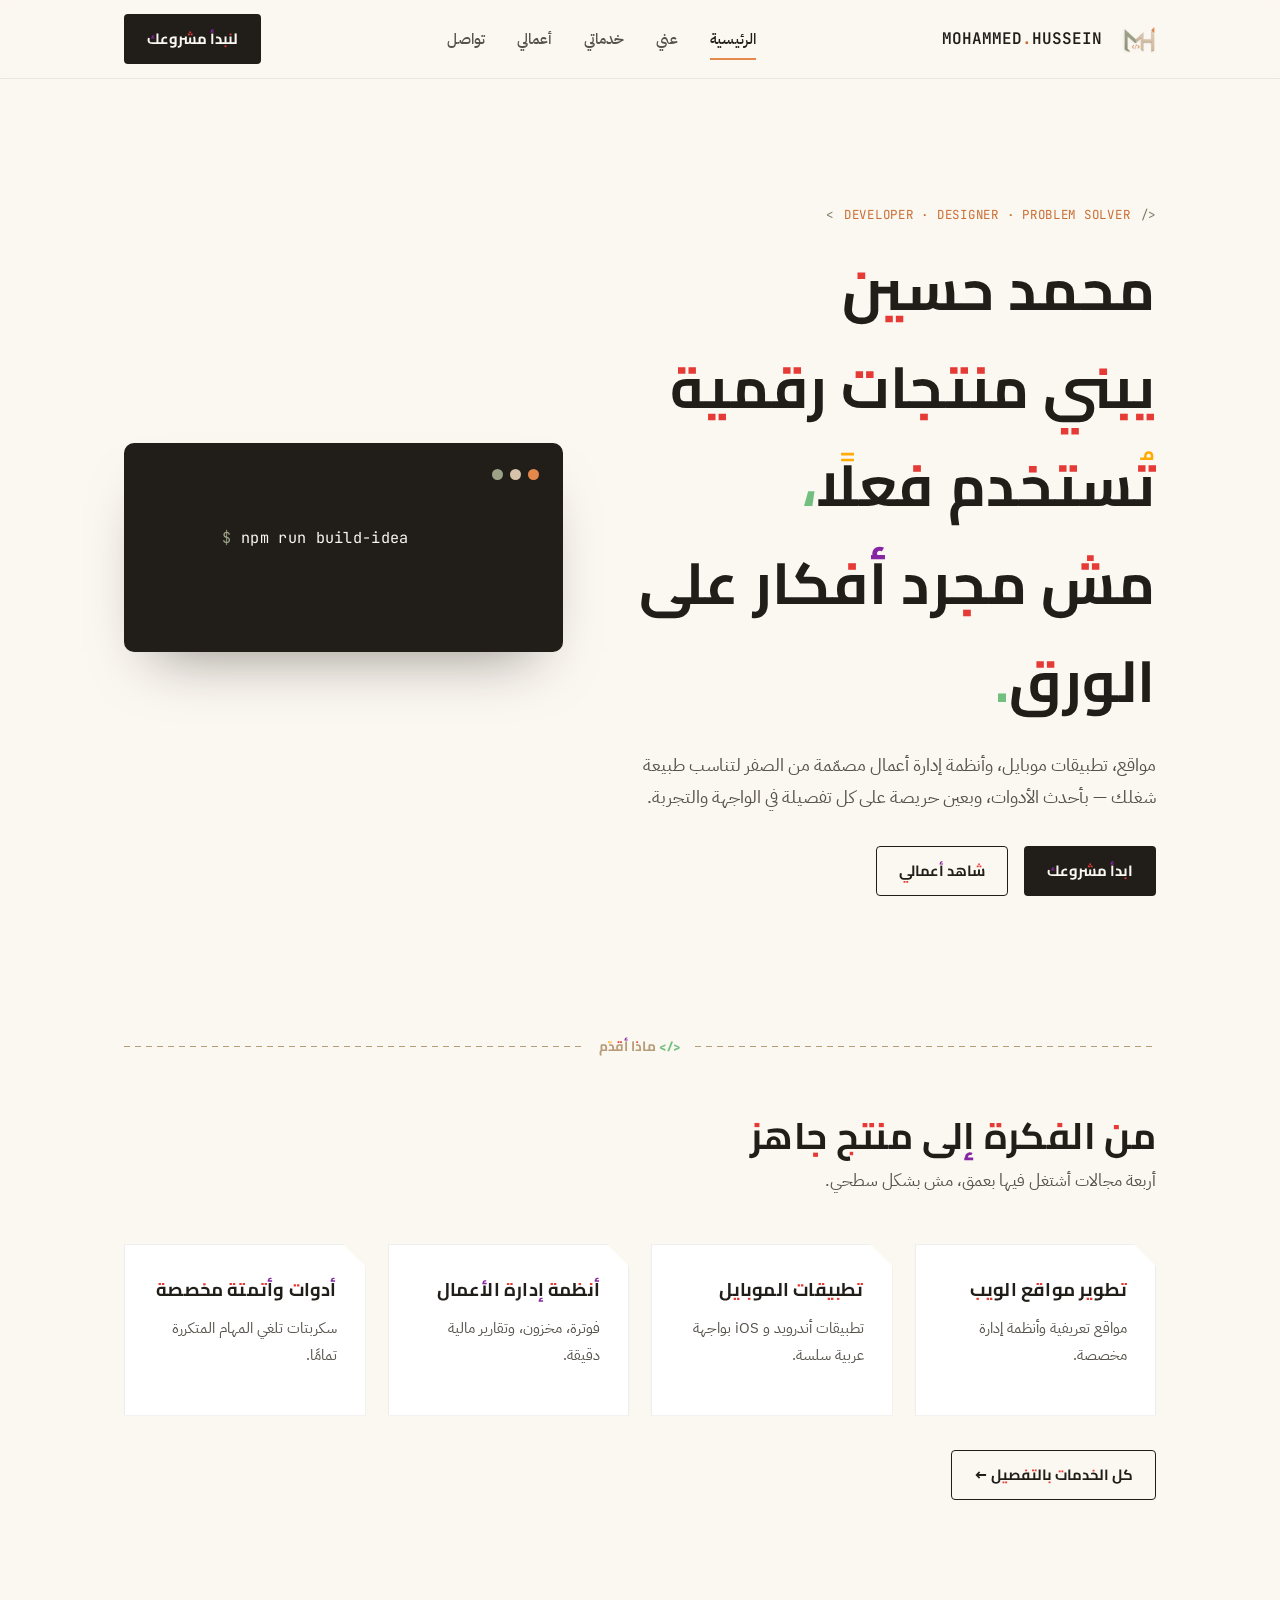
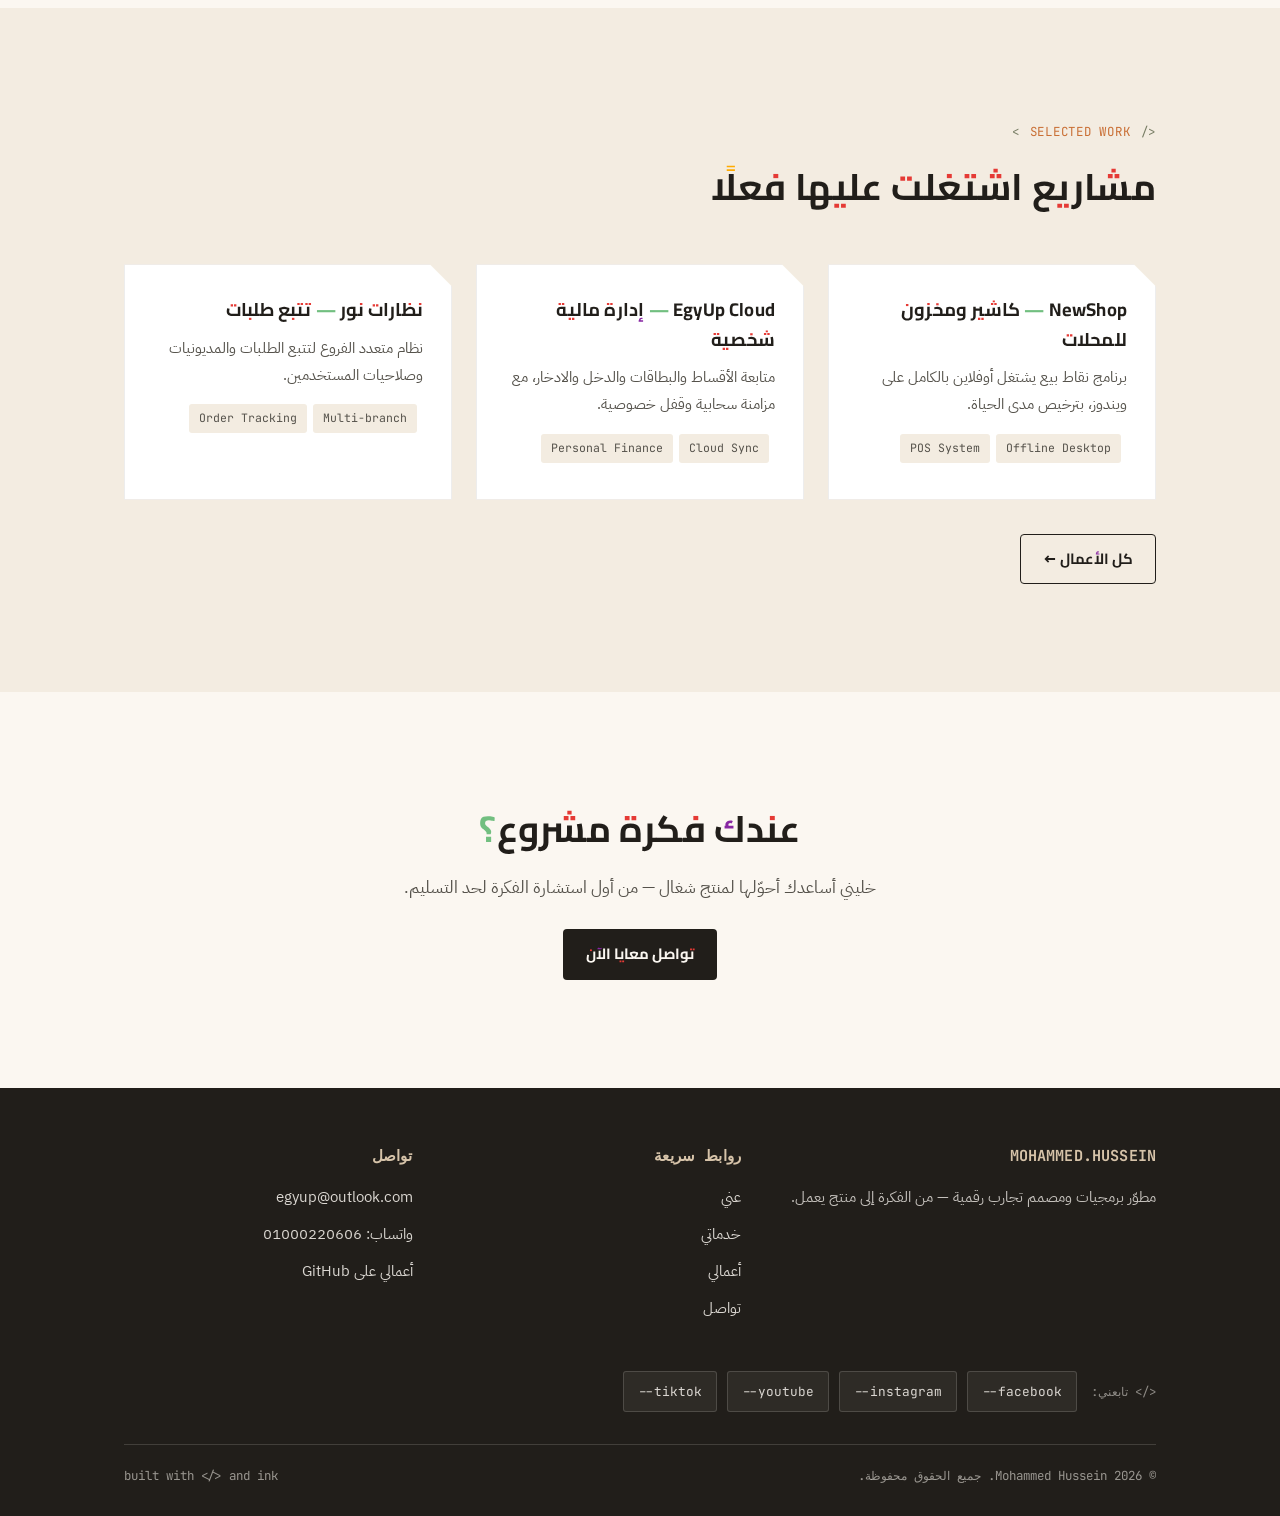
<file: index.html>
<!DOCTYPE html>
<html lang="ar" dir="rtl">
<head>
<meta charset="UTF-8">
<meta name="viewport" content="width=device-width, initial-scale=1.0">
<title>محمد حسين — مطوّر ومصمم رقمي</title>
<meta name="description" content="محمد حسين، مطوّر برمجيات يبني مواقع وتطبيقات موبايل بأحدث التقنيات — من الفكرة إلى منتج يعمل.">
<link rel="icon" href="favicon.ico" sizes="any">
<link rel="icon" type="image/png" sizes="32x32" href="favicon-32x32.png">
<link rel="icon" type="image/png" sizes="192x192" href="favicon-192x192.png">
<link rel="apple-touch-icon" href="apple-touch-icon.png">
<link rel="stylesheet" href="style.css">
</head>
<body data-page="home">

<header class="site">
  <div class="wrap nav">
    <a href="index.html" class="brand">
      <img src="logo-mark.png" alt="شعار محمد حسين">
      <span class="brand-name">MOHAMMED<span>.</span>HUSSEIN</span>
    </a>
    <nav class="links">
      <a href="index.html" data-page="home">الرئيسية</a>
      <a href="about.html" data-page="about">عني</a>
      <a href="services.html" data-page="services">خدماتي</a>
      <a href="portfolio.html" data-page="portfolio">أعمالي</a>
      <a href="contact.html" data-page="contact">تواصل</a>
    </nav>
    <a href="contact.html" class="btn btn-primary">لنبدأ مشروعك</a>
    <button class="nav-toggle" aria-label="فتح القائمة"><span></span><span></span><span></span></button>
  </div>
</header>

<!-- ================= HERO ================= -->
<section style="padding-block: clamp(64px, 10vw, 120px) clamp(48px, 8vw, 90px);">
  <div class="wrap hero-split">
    <div class="reveal">
      <div class="eyebrow">DEVELOPER · DESIGNER · PROBLEM SOLVER</div>
      <h1>محمد حسين<br>يبني منتجات رقمية تُستخدم فعلًا،<br>مش مجرد أفكار على الورق.</h1>
      <p style="font-size:1.1rem; margin-top:20px; max-width:520px;">
        مواقع، تطبيقات موبايل، وأنظمة إدارة أعمال مصمّمة من الصفر لتناسب طبيعة شغلك —
        بأحدث الأدوات، وبعين حريصة على كل تفصيلة في الواجهة والتجربة.
      </p>
      <div style="display:flex; gap:16px; margin-top:32px; flex-wrap:wrap;">
        <a href="contact.html" class="btn btn-primary">ابدأ مشروعك</a>
        <a href="portfolio.html" class="btn btn-outline">شاهد أعمالي</a>
      </div>
    </div>

    <div class="reveal" style="background: var(--ink); border-radius: 10px; padding: 26px 24px; box-shadow: 0 30px 60px -30px rgba(33,30,26,0.5);">
      <div style="display:flex; gap:7px; margin-bottom:16px;">
        <span style="width:11px;height:11px;border-radius:50%;background:var(--ember);display:inline-block;"></span>
        <span style="width:11px;height:11px;border-radius:50%;background:var(--sand);display:inline-block;"></span>
        <span style="width:11px;height:11px;border-radius:50%;background:var(--sage);display:inline-block;"></span>
      </div>
      <div class="mono" style="color: var(--cream); font-size: 0.95rem; min-height: 130px; white-space: pre-wrap;">
        <span style="color:var(--sage);">$</span> <span data-typing='["npm run build-idea", "function ابدأ() {\n  return مشروعك;\n}", "✓ deployed — جاهز للإطلاق"]'></span>
      </div>
    </div>
  </div>
</section>

<div class="wrap"><div class="divider">&lt;/&gt; ماذا أقدّم</div></div>

<!-- ================= SERVICES TEASER ================= -->
<section style="padding-top:0;">
  <div class="wrap">
    <div class="section-head reveal">
      <h2>من الفكرة إلى منتج جاهز</h2>
      <p>أربعة مجالات أشتغل فيها بعمق، مش بشكل سطحي.</p>
    </div>
    <div class="reveal grid-4">
      <div class="card">
        <h3>تطوير مواقع الويب</h3>
        <p style="font-size:0.95rem; margin-top:10px;">مواقع تعريفية وأنظمة إدارة مخصصة.</p>
      </div>
      <div class="card">
        <h3>تطبيقات الموبايل</h3>
        <p style="font-size:0.95rem; margin-top:10px;">تطبيقات أندرويد و iOS بواجهة عربية سلسة.</p>
      </div>
      <div class="card">
        <h3>أنظمة إدارة الأعمال</h3>
        <p style="font-size:0.95rem; margin-top:10px;">فوترة، مخزون، وتقارير مالية دقيقة.</p>
      </div>
      <div class="card">
        <h3>أدوات وأتمتة مخصصة</h3>
        <p style="font-size:0.95rem; margin-top:10px;">سكربتات تلغي المهام المتكررة تمامًا.</p>
      </div>
    </div>
    <div style="margin-top:34px;">
      <a href="services.html" class="btn btn-outline">كل الخدمات بالتفصيل ←</a>
    </div>
  </div>
</section>

<!-- ================= PORTFOLIO TEASER ================= -->
<section class="section-alt">
  <div class="wrap">
    <div class="section-head reveal">
      <div class="eyebrow">SELECTED WORK</div>
      <h2>مشاريع اشتغلت عليها فعلًا</h2>
    </div>
    <div class="reveal grid-3">
      <div class="card">
        <h3>NewShop — كاشير ومخزون للمحلات</h3>
        <p style="font-size:0.93rem; margin:10px 0 14px;">برنامج نقاط بيع يشتغل أوفلاين بالكامل على ويندوز، بترخيص مدى الحياة.</p>
        <span class="tag">Offline Desktop</span><span class="tag">POS System</span>
      </div>
      <div class="card">
        <h3>EgyUp Cloud — إدارة مالية شخصية</h3>
        <p style="font-size:0.93rem; margin:10px 0 14px;">متابعة الأقساط والبطاقات والدخل والادخار، مع مزامنة سحابية وقفل خصوصية.</p>
        <span class="tag">Cloud Sync</span><span class="tag">Personal Finance</span>
      </div>
      <div class="card">
        <h3>نظارات نور — تتبع طلبات</h3>
        <p style="font-size:0.93rem; margin:10px 0 14px;">نظام متعدد الفروع لتتبع الطلبات والمديونيات وصلاحيات المستخدمين.</p>
        <span class="tag">Multi-branch</span><span class="tag">Order Tracking</span>
      </div>
    </div>
    <div style="margin-top:34px;">
      <a href="portfolio.html" class="btn btn-outline">كل الأعمال ←</a>
    </div>
  </div>
</section>

<!-- ================= CTA STRIP ================= -->
<section>
  <div class="wrap reveal" style="text-align:center;">
    <h2>عندك فكرة مشروع؟</h2>
    <p style="max-width:480px; margin:14px auto 26px;">خليني أساعدك أحوّلها لمنتج شغال — من أول استشارة الفكرة لحد التسليم.</p>
    <a href="contact.html" class="btn btn-primary">تواصل معايا الآن</a>
  </div>
</section>

<footer class="site">
  <div class="wrap">
    <div class="footer-grid">
      <div>
        <h3>MOHAMMED.HUSSEIN</h3>
        <p>مطوّر برمجيات ومصمم تجارب رقمية — من الفكرة إلى منتج يعمل.</p>
      </div>
      <div>
        <h3>روابط سريعة</h3>
        <a href="about.html">عني</a>
        <a href="services.html">خدماتي</a>
        <a href="portfolio.html">أعمالي</a>
        <a href="contact.html">تواصل</a>
      </div>
      <div>
        <h3>تواصل</h3>
        <a href="mailto:egyup@outlook.com">egyup@outlook.com</a>
        <a href="https://wa.me/201000220606" target="_blank" rel="noopener">واتساب: 01000220606</a>
        <a href="https://github.com/iegy" target="_blank" rel="noopener">أعمالي على GitHub</a>
      </div>
    </div>

    <div class="social-row">
      <span class="social-label">&lt;/&gt; تابعني:</span>
      <a class="social-chip" href="https://www.facebook.com/iegy.net" target="_blank" rel="noopener">--facebook</a>
      <a class="social-chip" href="https://www.instagram.com/iegyup" target="_blank" rel="noopener">--instagram</a>
      <a class="social-chip" href="https://youtube.com/@iegy" target="_blank" rel="noopener">--youtube</a>
      <a class="social-chip" href="https://tiktok.com/@moegyup" target="_blank" rel="noopener">--tiktok</a>
    </div>

    <div class="footer-bottom">
      <span>© 2026 Mohammed Hussein. جميع الحقوق محفوظة.</span>
      <span>built with &lt;/&gt; and ink</span>
    </div>
  </div>
</footer>

<script src="script.js"></script>
</body>
</html>
</file>
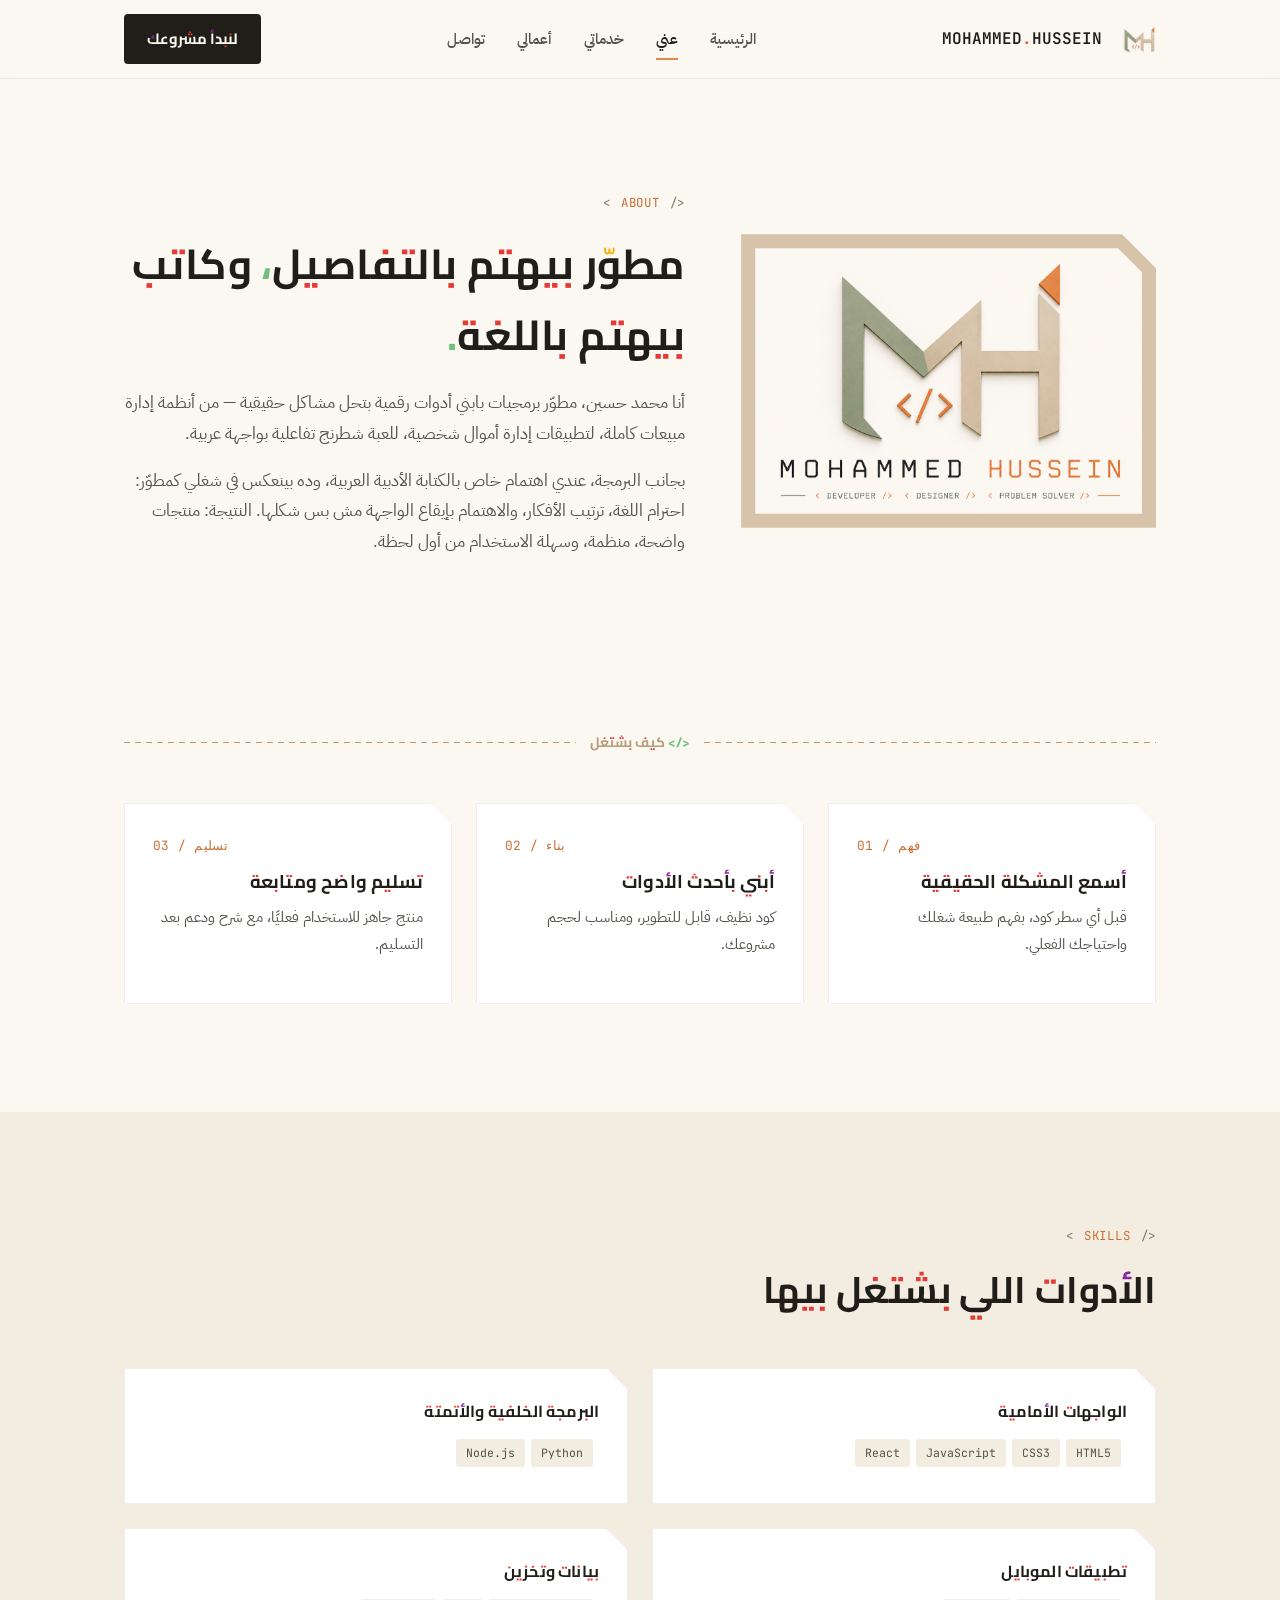
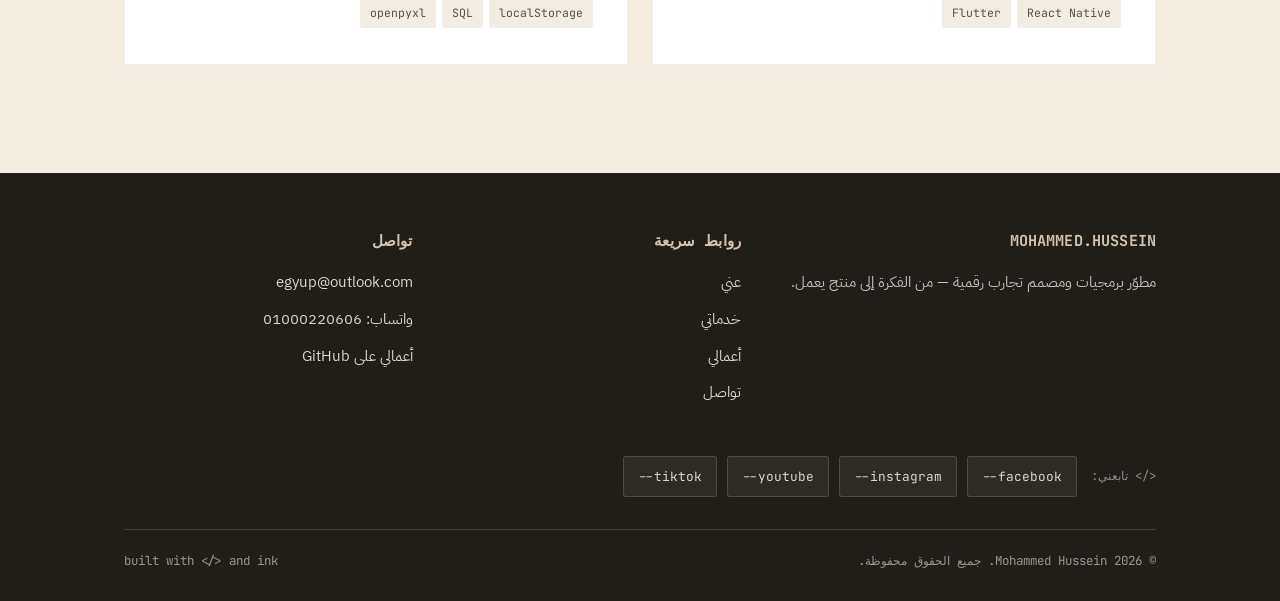
<file: about.html>
<!DOCTYPE html>
<html lang="ar" dir="rtl">
<head>
<meta charset="UTF-8">
<meta name="viewport" content="width=device-width, initial-scale=1.0">
<title>عني — محمد حسين</title>
<link rel="icon" href="favicon.ico" sizes="any">
<link rel="icon" type="image/png" sizes="32x32" href="favicon-32x32.png">
<link rel="icon" type="image/png" sizes="192x192" href="favicon-192x192.png">
<link rel="apple-touch-icon" href="apple-touch-icon.png">
<link rel="stylesheet" href="style.css">
</head>
<body data-page="about">

<header class="site">
  <div class="wrap nav">
    <a href="index.html" class="brand">
      <img src="logo-mark.png" alt="شعار محمد حسين">
      <span class="brand-name">MOHAMMED<span>.</span>HUSSEIN</span>
    </a>
    <nav class="links">
      <a href="index.html" data-page="home">الرئيسية</a>
      <a href="about.html" data-page="about">عني</a>
      <a href="services.html" data-page="services">خدماتي</a>
      <a href="portfolio.html" data-page="portfolio">أعمالي</a>
      <a href="contact.html" data-page="contact">تواصل</a>
    </nav>
    <a href="contact.html" class="btn btn-primary">لنبدأ مشروعك</a>
    <button class="nav-toggle" aria-label="فتح القائمة"><span></span><span></span><span></span></button>
  </div>
</header>

<section>
  <div class="wrap about-split">
    <div class="reveal" style="position:relative;">
      <div style="clip-path: polygon(0 0, calc(100% - 34px) 0, 100% 34px, 100% 100%, 0 100%); background: var(--sand); padding: 14px;">
        <img src="logo.png" alt="محمد حسين" style="clip-path: polygon(0 0, calc(100% - 24px) 0, 100% 24px, 100% 100%, 0 100%);">
      </div>
    </div>
    <div class="reveal">
      <div class="eyebrow">ABOUT</div>
      <h1 style="font-size:clamp(1.9rem,4vw,2.6rem);">مطوّر بيهتم بالتفاصيل، وكاتب بيهتم باللغة.</h1>
      <p style="font-size:1.05rem; margin-top:18px;">
        أنا محمد حسين، مطوّر برمجيات بابني أدوات رقمية بتحل مشاكل حقيقية —
        من أنظمة إدارة مبيعات كاملة، لتطبيقات إدارة أموال شخصية، للعبة شطرنج تفاعلية بواجهة عربية.
      </p>
      <p>
        بجانب البرمجة، عندي اهتمام خاص بالكتابة الأدبية العربية، وده بينعكس في شغلي كمطوّر:
        احترام اللغة، ترتيب الأفكار، والاهتمام بإيقاع الواجهة مش بس شكلها.
        النتيجة: منتجات واضحة، منظمة، وسهلة الاستخدام من أول لحظة.
      </p>
    </div>
  </div>
</section>

<div class="wrap"><div class="divider">&lt;/&gt; كيف بشتغل</div></div>

<section style="padding-top:0;">
  <div class="wrap">
    <div class="reveal grid-3">
      <div class="card">
        <div class="mono" style="color:var(--ember-dark); font-size:0.8rem; margin-bottom:10px;">01 / فهم</div>
        <h3>أسمع المشكلة الحقيقية</h3>
        <p style="font-size:0.93rem; margin-top:8px;">قبل أي سطر كود، بفهم طبيعة شغلك واحتياجك الفعلي.</p>
      </div>
      <div class="card">
        <div class="mono" style="color:var(--ember-dark); font-size:0.8rem; margin-bottom:10px;">02 / بناء</div>
        <h3>أبني بأحدث الأدوات</h3>
        <p style="font-size:0.93rem; margin-top:8px;">كود نظيف، قابل للتطوير، ومناسب لحجم مشروعك.</p>
      </div>
      <div class="card">
        <div class="mono" style="color:var(--ember-dark); font-size:0.8rem; margin-bottom:10px;">03 / تسليم</div>
        <h3>تسليم واضح ومتابعة</h3>
        <p style="font-size:0.93rem; margin-top:8px;">منتج جاهز للاستخدام فعليًا، مع شرح ودعم بعد التسليم.</p>
      </div>
    </div>
  </div>
</section>

<section class="section-alt">
  <div class="wrap">
    <div class="section-head reveal">
      <div class="eyebrow">SKILLS</div>
      <h2>الأدوات اللي بشتغل بيها</h2>
    </div>
    <div class="reveal grid-2">
      <div class="card">
        <h3 style="font-size:1rem; margin-bottom:12px;">الواجهات الأمامية</h3>
        <span class="tag">HTML5</span><span class="tag">CSS3</span><span class="tag">JavaScript</span><span class="tag">React</span>
      </div>
      <div class="card">
        <h3 style="font-size:1rem; margin-bottom:12px;">البرمجة الخلفية والأتمتة</h3>
        <span class="tag">Python</span><span class="tag">Node.js</span>
      </div>
      <div class="card">
        <h3 style="font-size:1rem; margin-bottom:12px;">تطبيقات الموبايل</h3>
        <span class="tag">React Native</span><span class="tag">Flutter</span>
      </div>
      <div class="card">
        <h3 style="font-size:1rem; margin-bottom:12px;">بيانات وتخزين</h3>
        <span class="tag">localStorage</span><span class="tag">SQL</span><span class="tag">openpyxl</span>
      </div>
    </div>
  </div>
</section>

<footer class="site">
  <div class="wrap">
    <div class="footer-grid">
      <div>
        <h3>MOHAMMED.HUSSEIN</h3>
        <p>مطوّر برمجيات ومصمم تجارب رقمية — من الفكرة إلى منتج يعمل.</p>
      </div>
      <div>
        <h3>روابط سريعة</h3>
        <a href="about.html">عني</a>
        <a href="services.html">خدماتي</a>
        <a href="portfolio.html">أعمالي</a>
        <a href="contact.html">تواصل</a>
      </div>
      <div>
        <h3>تواصل</h3>
        <a href="mailto:egyup@outlook.com">egyup@outlook.com</a>
        <a href="https://wa.me/201000220606" target="_blank" rel="noopener">واتساب: 01000220606</a>
        <a href="https://github.com/iegy" target="_blank" rel="noopener">أعمالي على GitHub</a>
      </div>
    </div>

    <div class="social-row">
      <span class="social-label">&lt;/&gt; تابعني:</span>
      <a class="social-chip" href="https://www.facebook.com/iegy.net" target="_blank" rel="noopener">--facebook</a>
      <a class="social-chip" href="https://www.instagram.com/iegyup" target="_blank" rel="noopener">--instagram</a>
      <a class="social-chip" href="https://youtube.com/@iegy" target="_blank" rel="noopener">--youtube</a>
      <a class="social-chip" href="https://tiktok.com/@moegyup" target="_blank" rel="noopener">--tiktok</a>
    </div>

    <div class="footer-bottom">
      <span>© 2026 Mohammed Hussein. جميع الحقوق محفوظة.</span>
      <span>built with &lt;/&gt; and ink</span>
    </div>
  </div>
</footer>

<script src="script.js"></script>
</body>
</html>
</file>
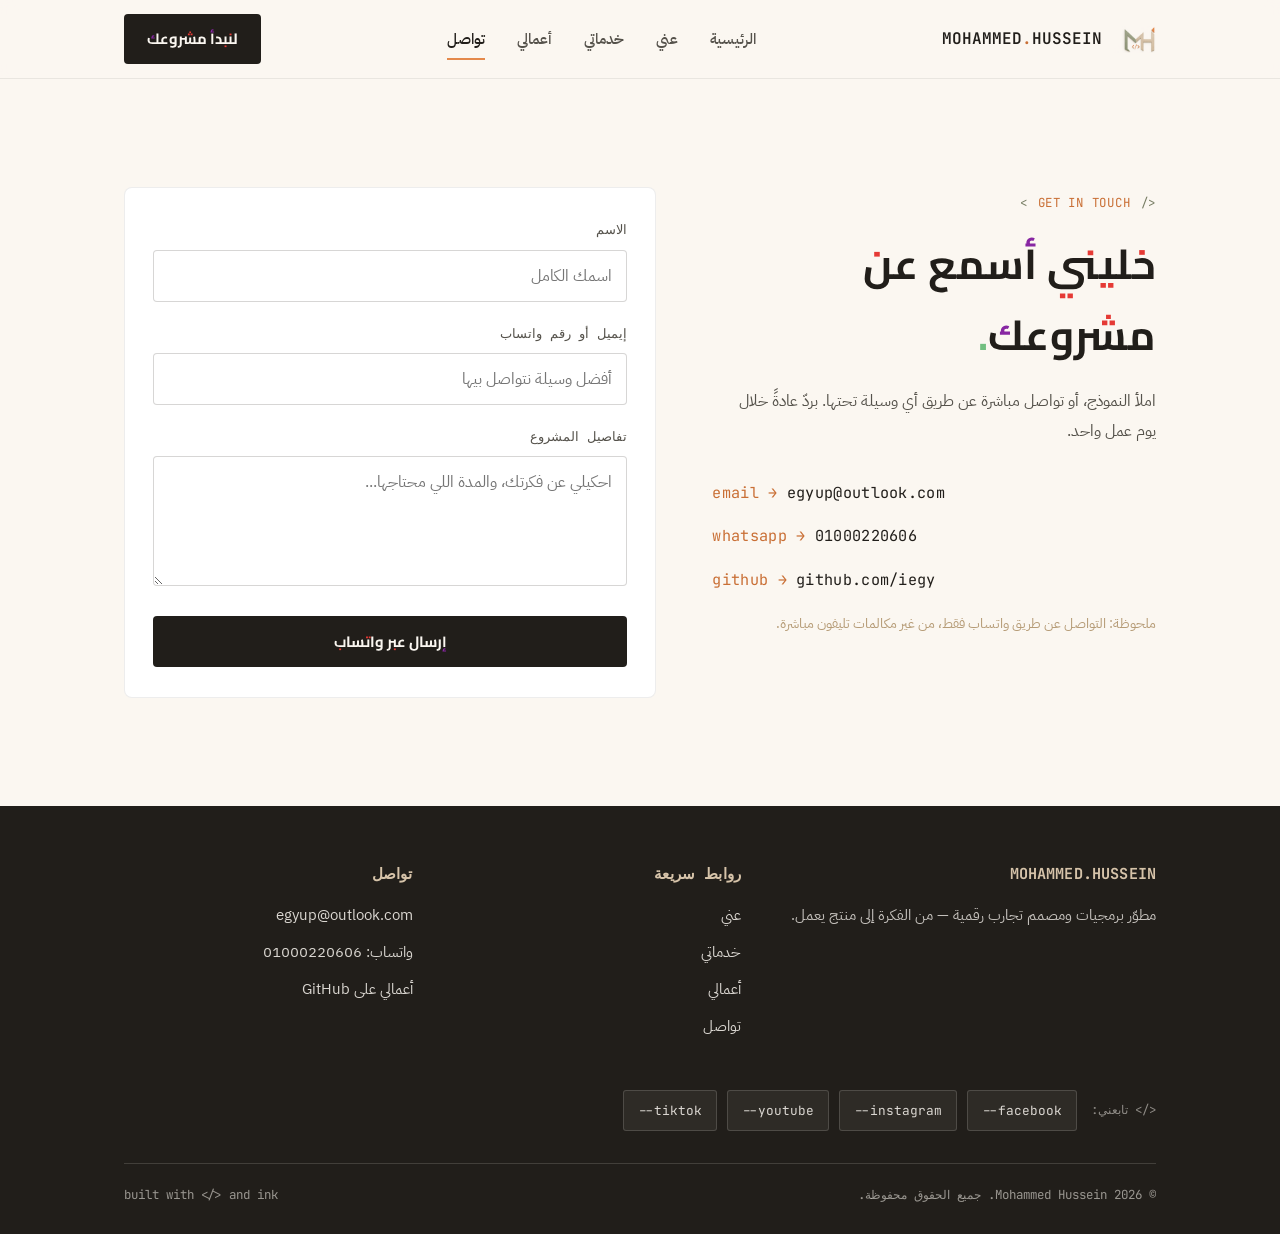
<file: contact.html>
<!DOCTYPE html>
<html lang="ar" dir="rtl">
<head>
<meta charset="UTF-8">
<meta name="viewport" content="width=device-width, initial-scale=1.0">
<title>تواصل معايا — محمد حسين</title>
<link rel="icon" href="favicon.ico" sizes="any">
<link rel="icon" type="image/png" sizes="32x32" href="favicon-32x32.png">
<link rel="icon" type="image/png" sizes="192x192" href="favicon-192x192.png">
<link rel="apple-touch-icon" href="apple-touch-icon.png">
<link rel="stylesheet" href="style.css">
<style>
  .field{ margin-bottom: 20px; }
  .field label{ display:block; font-family: var(--font-mono); font-size:0.8rem; color: var(--ink-soft); margin-bottom:8px; }
  .field input, .field textarea{
    width:100%; padding: 13px 14px; border:1px solid rgba(33,30,26,0.18);
    border-radius: 4px; background: var(--paper); font-family: var(--font-ar); font-size: 0.98rem; color: var(--ink);
  }
  .field input:focus, .field textarea:focus{ outline: 2px solid var(--ember); outline-offset: 1px; }
  .field textarea{ resize: vertical; min-height: 130px; }
</style>
</head>
<body data-page="contact">

<header class="site">
  <div class="wrap nav">
    <a href="index.html" class="brand">
      <img src="logo-mark.png" alt="شعار محمد حسين">
      <span class="brand-name">MOHAMMED<span>.</span>HUSSEIN</span>
    </a>
    <nav class="links">
      <a href="index.html" data-page="home">الرئيسية</a>
      <a href="about.html" data-page="about">عني</a>
      <a href="services.html" data-page="services">خدماتي</a>
      <a href="portfolio.html" data-page="portfolio">أعمالي</a>
      <a href="contact.html" data-page="contact">تواصل</a>
    </nav>
    <a href="contact.html" class="btn btn-primary">لنبدأ مشروعك</a>
    <button class="nav-toggle" aria-label="فتح القائمة"><span></span><span></span><span></span></button>
  </div>
</header>

<section>
  <div class="wrap contact-split">

    <div class="reveal">
      <div class="eyebrow">GET IN TOUCH</div>
      <h1 style="font-size:clamp(1.9rem,4vw,2.6rem);">خليني أسمع عن مشروعك.</h1>
      <p style="font-size:1.02rem; margin-top:16px; max-width:420px;">
        املأ النموذج، أو تواصل مباشرة عن طريق أي وسيلة تحتها. بردّ عادةً خلال يوم عمل واحد.
      </p>

      <div style="margin-top:34px; display:flex; flex-direction:column; gap:16px;">
        <a href="mailto:egyup@outlook.com" class="mono" style="font-size:0.95rem;">
          <span style="color:var(--ember-dark);">email →</span> egyup@outlook.com
        </a>
        <a href="https://wa.me/201000220606" target="_blank" rel="noopener" class="mono" style="font-size:0.95rem;">
          <span style="color:var(--ember-dark);">whatsapp →</span> 01000220606
        </a>
        <a href="https://github.com/iegy" target="_blank" rel="noopener" class="mono" style="font-size:0.95rem;">
          <span style="color:var(--ember-dark);">github →</span> github.com/iegy
        </a>
      </div>
      <p style="margin-top:18px; font-size:0.88rem; color:var(--sand-dark);">
        ملحوظة: التواصل عن طريق واتساب فقط، من غير مكالمات تليفون مباشرة.
      </p>
    </div>

    <form id="contact-form" class="reveal card" style="clip-path:none; border-radius:8px;">
      <div class="field">
        <label for="name">الاسم</label>
        <input id="name" name="name" type="text" placeholder="اسمك الكامل" required>
      </div>
      <div class="field">
        <label for="contact">إيميل أو رقم واتساب</label>
        <input id="contact" name="contact" type="text" placeholder="أفضل وسيلة نتواصل بيها" required>
      </div>
      <div class="field">
        <label for="message">تفاصيل المشروع</label>
        <textarea id="message" name="message" placeholder="احكيلي عن فكرتك، والمدة اللي محتاجها..." required></textarea>
      </div>
      <button type="submit" class="btn btn-primary" style="width:100%; justify-content:center;">إرسال عبر واتساب</button>
    </form>

  </div>
</section>

<footer class="site">
  <div class="wrap">
    <div class="footer-grid">
      <div>
        <h3>MOHAMMED.HUSSEIN</h3>
        <p>مطوّر برمجيات ومصمم تجارب رقمية — من الفكرة إلى منتج يعمل.</p>
      </div>
      <div>
        <h3>روابط سريعة</h3>
        <a href="about.html">عني</a>
        <a href="services.html">خدماتي</a>
        <a href="portfolio.html">أعمالي</a>
        <a href="contact.html">تواصل</a>
      </div>
      <div>
        <h3>تواصل</h3>
        <a href="mailto:egyup@outlook.com">egyup@outlook.com</a>
        <a href="https://wa.me/201000220606" target="_blank" rel="noopener">واتساب: 01000220606</a>
        <a href="https://github.com/iegy" target="_blank" rel="noopener">أعمالي على GitHub</a>
      </div>
    </div>

    <div class="social-row">
      <span class="social-label">&lt;/&gt; تابعني:</span>
      <a class="social-chip" href="https://www.facebook.com/iegy.net" target="_blank" rel="noopener">--facebook</a>
      <a class="social-chip" href="https://www.instagram.com/iegyup" target="_blank" rel="noopener">--instagram</a>
      <a class="social-chip" href="https://youtube.com/@iegy" target="_blank" rel="noopener">--youtube</a>
      <a class="social-chip" href="https://tiktok.com/@moegyup" target="_blank" rel="noopener">--tiktok</a>
    </div>

    <div class="footer-bottom">
      <span>© 2026 Mohammed Hussein. جميع الحقوق محفوظة.</span>
      <span>built with &lt;/&gt; and ink</span>
    </div>
  </div>
</footer>

<script src="script.js"></script>
</body>
</html>
</file>
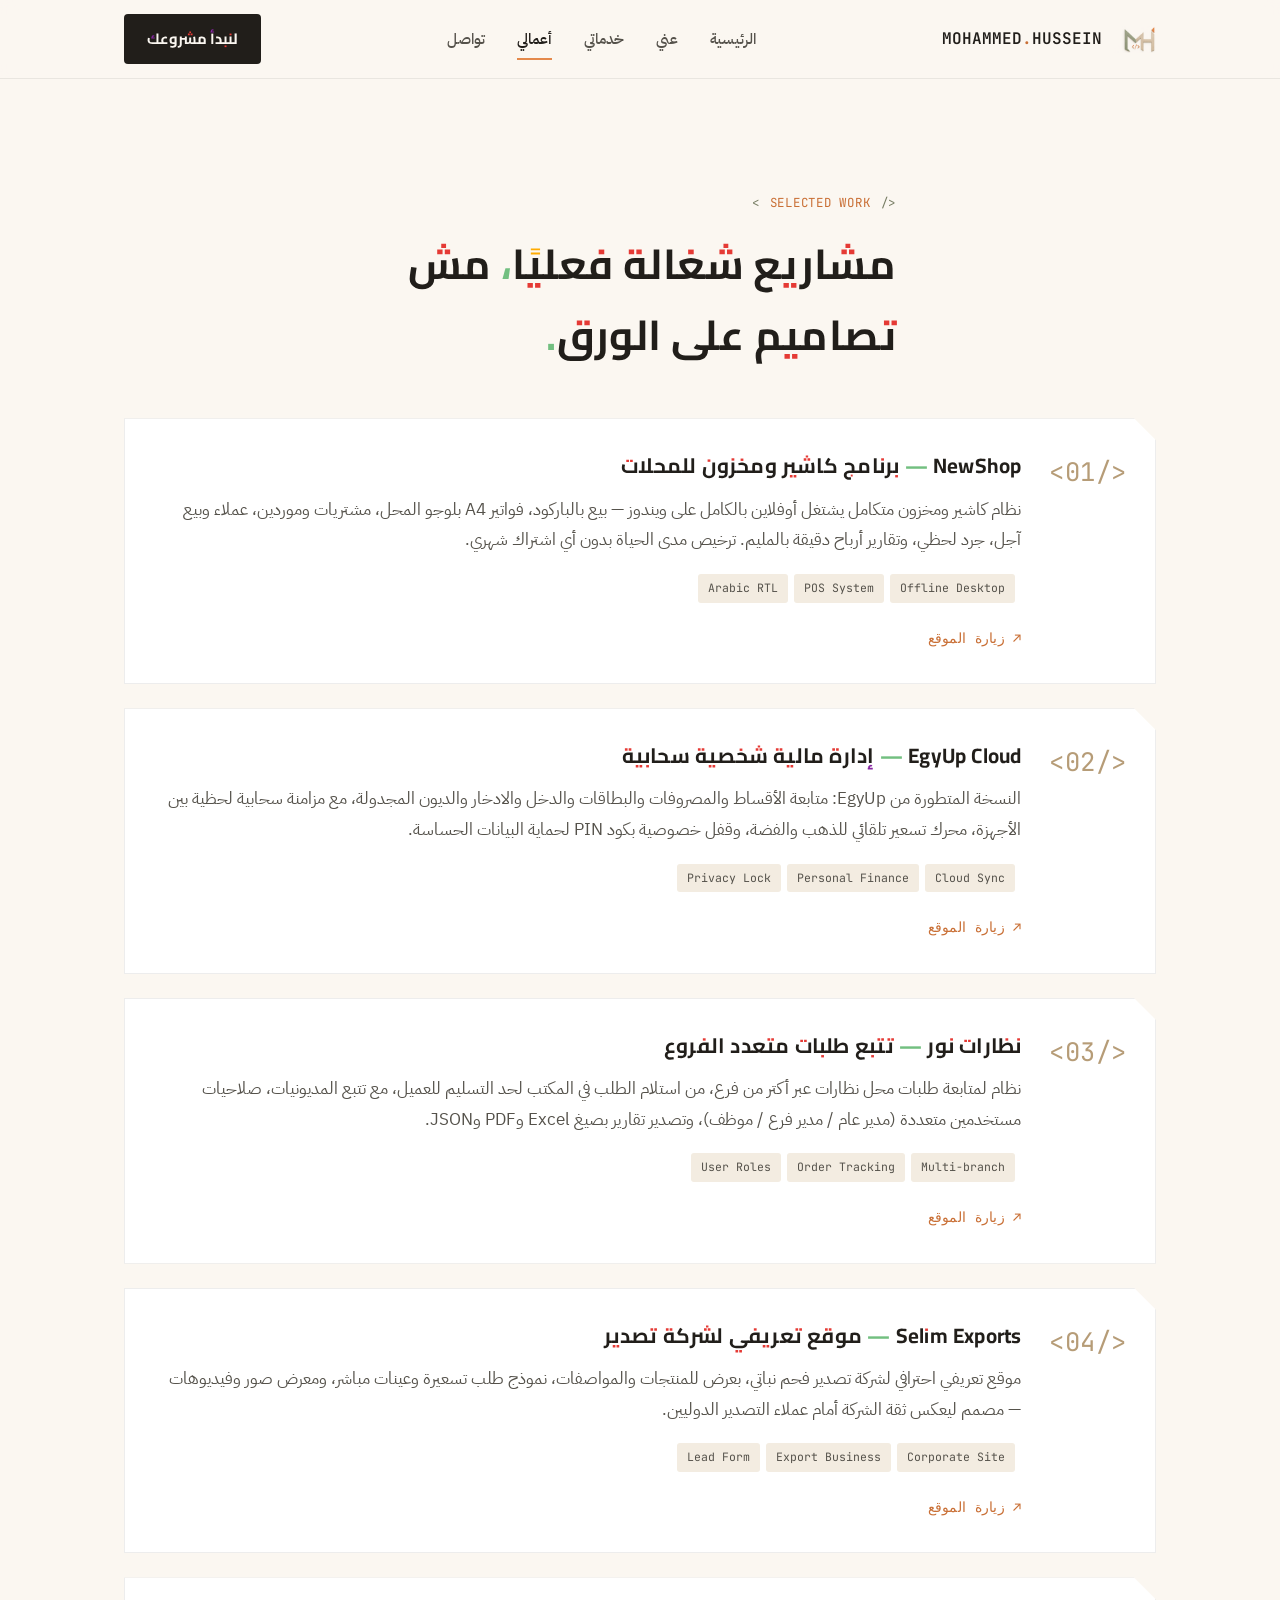
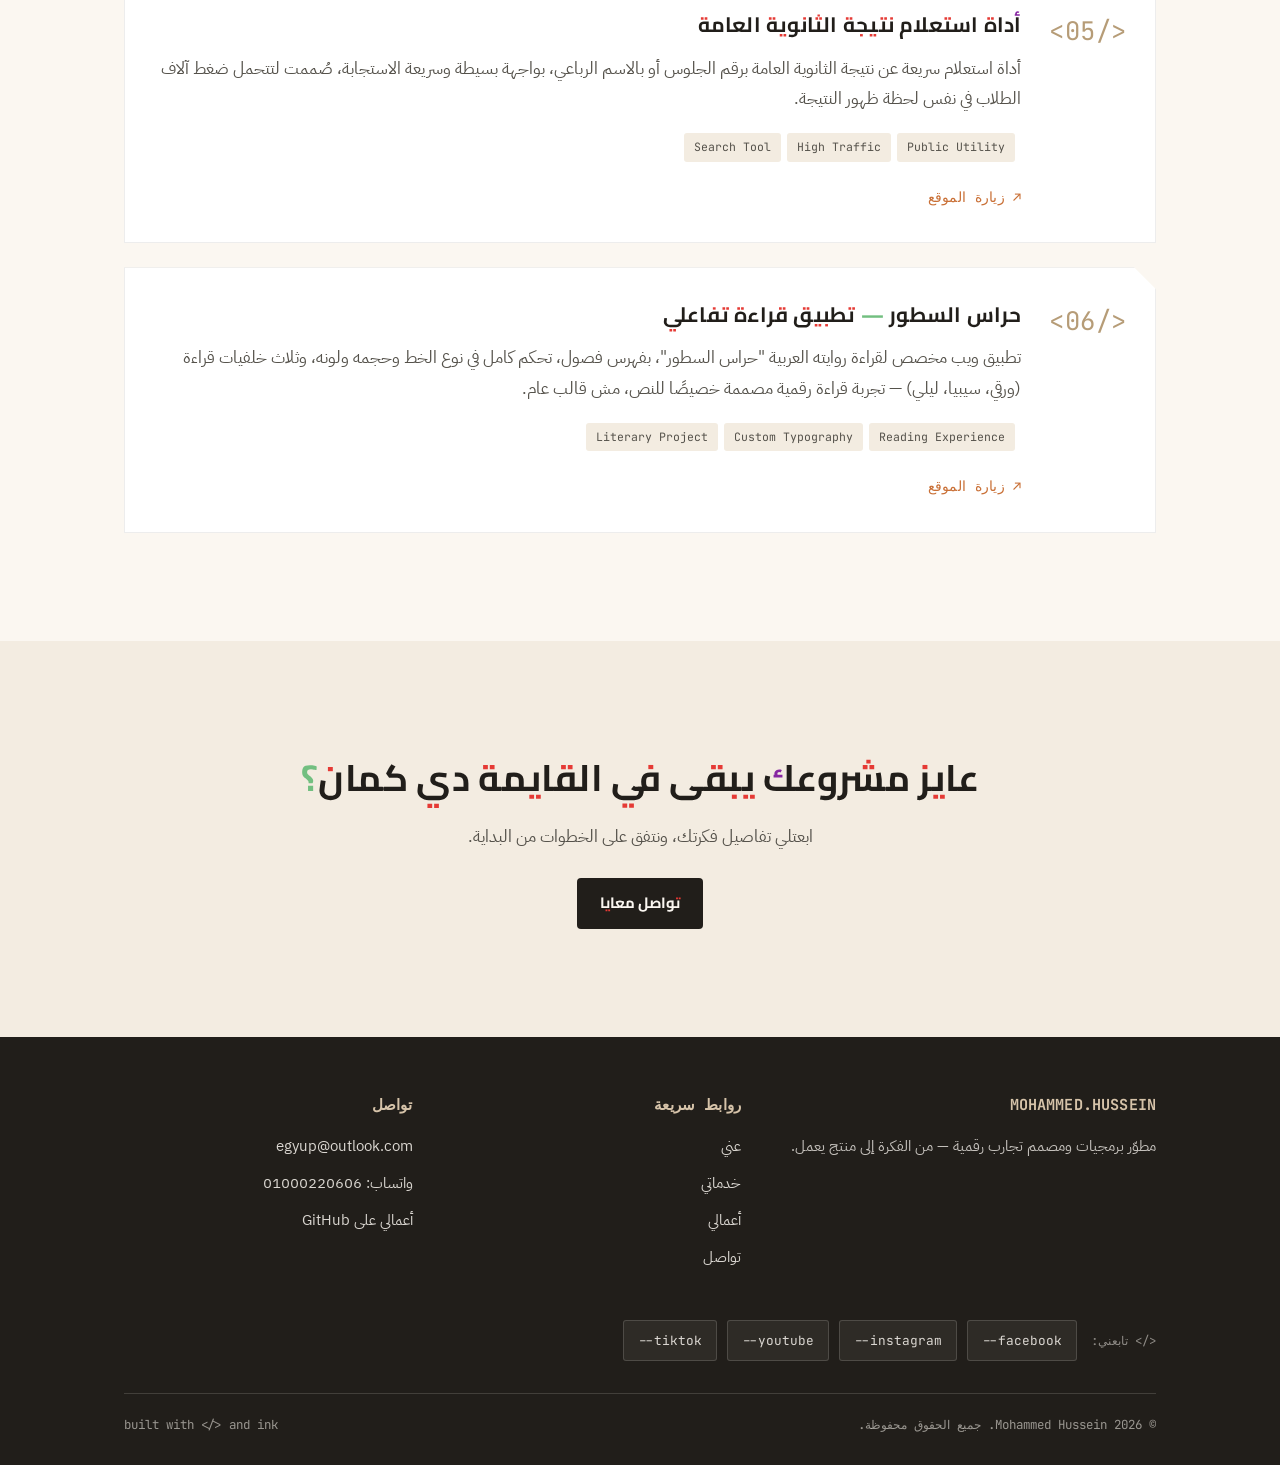
<file: portfolio.html>
<!DOCTYPE html>
<html lang="ar" dir="rtl">
<head>
<meta charset="UTF-8">
<meta name="viewport" content="width=device-width, initial-scale=1.0">
<title>أعمالي — محمد حسين</title>
<link rel="icon" href="favicon.ico" sizes="any">
<link rel="icon" type="image/png" sizes="32x32" href="favicon-32x32.png">
<link rel="icon" type="image/png" sizes="192x192" href="favicon-192x192.png">
<link rel="apple-touch-icon" href="apple-touch-icon.png">
<link rel="stylesheet" href="style.css">
</head>
<body data-page="portfolio">

<header class="site">
  <div class="wrap nav">
    <a href="index.html" class="brand">
      <img src="logo-mark.png" alt="شعار محمد حسين">
      <span class="brand-name">MOHAMMED<span>.</span>HUSSEIN</span>
    </a>
    <nav class="links">
      <a href="index.html" data-page="home">الرئيسية</a>
      <a href="about.html" data-page="about">عني</a>
      <a href="services.html" data-page="services">خدماتي</a>
      <a href="portfolio.html" data-page="portfolio">أعمالي</a>
      <a href="contact.html" data-page="contact">تواصل</a>
    </nav>
    <a href="contact.html" class="btn btn-primary">لنبدأ مشروعك</a>
    <button class="nav-toggle" aria-label="فتح القائمة"><span></span><span></span><span></span></button>
  </div>
</header>

<section>
  <div class="wrap section-head reveal">
    <div class="eyebrow">SELECTED WORK</div>
    <h1 style="font-size:clamp(1.9rem,4vw,2.6rem);">مشاريع شغالة فعليًا، مش تصاميم على الورق.</h1>
  </div>

  <div class="wrap reveal" style="display:flex; flex-direction:column; gap:24px;">

    <article class="card project-row">
      <div class="mono" style="color:var(--sand-dark); font-size:1.6rem;">&lt;01/&gt;</div>
      <div>
        <h3 style="font-size:1.3rem;">NewShop — برنامج كاشير ومخزون للمحلات</h3>
        <p style="margin:12px 0 16px;">
          نظام كاشير ومخزون متكامل يشتغل أوفلاين بالكامل على ويندوز — بيع بالباركود، فواتير A4 بلوجو المحل،
          مشتريات وموردين، عملاء وبيع آجل، جرد لحظي، وتقارير أرباح دقيقة بالمليم. ترخيص مدى الحياة بدون أي اشتراك شهري.
        </p>
        <span class="tag">Offline Desktop</span><span class="tag">POS System</span><span class="tag">Arabic RTL</span>
        <div style="margin-top:14px;"><a href="https://newshop.work/" target="_blank" rel="noopener" class="mono" style="font-size:0.85rem; color:var(--ember-dark);">زيارة الموقع ↗</a></div>
      </div>
    </article>

    <article class="card project-row">
      <div class="mono" style="color:var(--sand-dark); font-size:1.6rem;">&lt;02/&gt;</div>
      <div>
        <h3 style="font-size:1.3rem;">EgyUp Cloud — إدارة مالية شخصية سحابية</h3>
        <p style="margin:12px 0 16px;">
          النسخة المتطورة من EgyUp: متابعة الأقساط والمصروفات والبطاقات والدخل والادخار والديون المجدولة،
          مع مزامنة سحابية لحظية بين الأجهزة، محرك تسعير تلقائي للذهب والفضة، وقفل خصوصية بكود PIN لحماية البيانات الحساسة.
        </p>
        <span class="tag">Cloud Sync</span><span class="tag">Personal Finance</span><span class="tag">Privacy Lock</span>
        <div style="margin-top:14px;"><a href="https://iegy.github.io/Safepro/" target="_blank" rel="noopener" class="mono" style="font-size:0.85rem; color:var(--ember-dark);">زيارة الموقع ↗</a></div>
      </div>
    </article>

    <article class="card project-row">
      <div class="mono" style="color:var(--sand-dark); font-size:1.6rem;">&lt;03/&gt;</div>
      <div>
        <h3 style="font-size:1.3rem;">نظارات نور — تتبع طلبات متعدد الفروع</h3>
        <p style="margin:12px 0 16px;">
          نظام لمتابعة طلبات محل نظارات عبر أكتر من فرع، من استلام الطلب في المكتب لحد التسليم للعميل،
          مع تتبع المديونيات، صلاحيات مستخدمين متعددة (مدير عام / مدير فرع / موظف)، وتصدير تقارير بصيغ Excel وPDF وJSON.
        </p>
        <span class="tag">Multi-branch</span><span class="tag">Order Tracking</span><span class="tag">User Roles</span>
        <div style="margin-top:14px;"><a href="https://iegy.github.io/noor2/" target="_blank" rel="noopener" class="mono" style="font-size:0.85rem; color:var(--ember-dark);">زيارة الموقع ↗</a></div>
      </div>
    </article>

    <article class="card project-row">
      <div class="mono" style="color:var(--sand-dark); font-size:1.6rem;">&lt;04/&gt;</div>
      <div>
        <h3 style="font-size:1.3rem;">Selim Exports — موقع تعريفي لشركة تصدير</h3>
        <p style="margin:12px 0 16px;">
          موقع تعريفي احترافي لشركة تصدير فحم نباتي، بعرض للمنتجات والمواصفات، نموذج طلب تسعيرة وعينات مباشر،
          ومعرض صور وفيديوهات — مصمم ليعكس ثقة الشركة أمام عملاء التصدير الدوليين.
        </p>
        <span class="tag">Corporate Site</span><span class="tag">Export Business</span><span class="tag">Lead Form</span>
        <div style="margin-top:14px;"><a href="https://selim4charcoal.com/" target="_blank" rel="noopener" class="mono" style="font-size:0.85rem; color:var(--ember-dark);">زيارة الموقع ↗</a></div>
      </div>
    </article>

    <article class="card project-row">
      <div class="mono" style="color:var(--sand-dark); font-size:1.6rem;">&lt;05/&gt;</div>
      <div>
        <h3 style="font-size:1.3rem;">أداة استعلام نتيجة الثانوية العامة</h3>
        <p style="margin:12px 0 16px;">
          أداة استعلام سريعة عن نتيجة الثانوية العامة برقم الجلوس أو بالاسم الرباعي، بواجهة بسيطة وسريعة الاستجابة،
          صُممت لتتحمل ضغط آلاف الطلاب في نفس لحظة ظهور النتيجة.
        </p>
        <span class="tag">Public Utility</span><span class="tag">High Traffic</span><span class="tag">Search Tool</span>
        <div style="margin-top:14px;"><a href="https://iegy.github.io/natiga/" target="_blank" rel="noopener" class="mono" style="font-size:0.85rem; color:var(--ember-dark);">زيارة الموقع ↗</a></div>
      </div>
    </article>

    <article class="card project-row">
      <div class="mono" style="color:var(--sand-dark); font-size:1.6rem;">&lt;06/&gt;</div>
      <div>
        <h3 style="font-size:1.3rem;">حراس السطور — تطبيق قراءة تفاعلي</h3>
        <p style="margin:12px 0 16px;">
          تطبيق ويب مخصص لقراءة روايته العربية "حراس السطور"، بفهرس فصول، تحكم كامل في نوع الخط وحجمه ولونه،
          وثلاث خلفيات قراءة (ورقي، سيبيا، ليلي) — تجربة قراءة رقمية مصممة خصيصًا للنص، مش قالب عام.
        </p>
        <span class="tag">Reading Experience</span><span class="tag">Custom Typography</span><span class="tag">Literary Project</span>
        <div style="margin-top:14px;"><a href="https://egytop.github.io/book/" target="_blank" rel="noopener" class="mono" style="font-size:0.85rem; color:var(--ember-dark);">زيارة الموقع ↗</a></div>
      </div>
    </article>

  </div>
</section>

<section class="section-alt">
  <div class="wrap reveal" style="text-align:center;">
    <h2>عايز مشروعك يبقى في القايمة دي كمان؟</h2>
    <p style="max-width:480px; margin:14px auto 26px;">ابعتلي تفاصيل فكرتك، ونتفق على الخطوات من البداية.</p>
    <a href="contact.html" class="btn btn-primary">تواصل معايا</a>
  </div>
</section>

<footer class="site">
  <div class="wrap">
    <div class="footer-grid">
      <div>
        <h3>MOHAMMED.HUSSEIN</h3>
        <p>مطوّر برمجيات ومصمم تجارب رقمية — من الفكرة إلى منتج يعمل.</p>
      </div>
      <div>
        <h3>روابط سريعة</h3>
        <a href="about.html">عني</a>
        <a href="services.html">خدماتي</a>
        <a href="portfolio.html">أعمالي</a>
        <a href="contact.html">تواصل</a>
      </div>
      <div>
        <h3>تواصل</h3>
        <a href="mailto:egyup@outlook.com">egyup@outlook.com</a>
        <a href="https://wa.me/201000220606" target="_blank" rel="noopener">واتساب: 01000220606</a>
        <a href="https://github.com/iegy" target="_blank" rel="noopener">أعمالي على GitHub</a>
      </div>
    </div>

    <div class="social-row">
      <span class="social-label">&lt;/&gt; تابعني:</span>
      <a class="social-chip" href="https://www.facebook.com/iegy.net" target="_blank" rel="noopener">--facebook</a>
      <a class="social-chip" href="https://www.instagram.com/iegyup" target="_blank" rel="noopener">--instagram</a>
      <a class="social-chip" href="https://youtube.com/@iegy" target="_blank" rel="noopener">--youtube</a>
      <a class="social-chip" href="https://tiktok.com/@moegyup" target="_blank" rel="noopener">--tiktok</a>
    </div>

    <div class="footer-bottom">
      <span>© 2026 Mohammed Hussein. جميع الحقوق محفوظة.</span>
      <span>built with &lt;/&gt; and ink</span>
    </div>
  </div>
</footer>

<script src="script.js"></script>
</body>
</html>
</file>
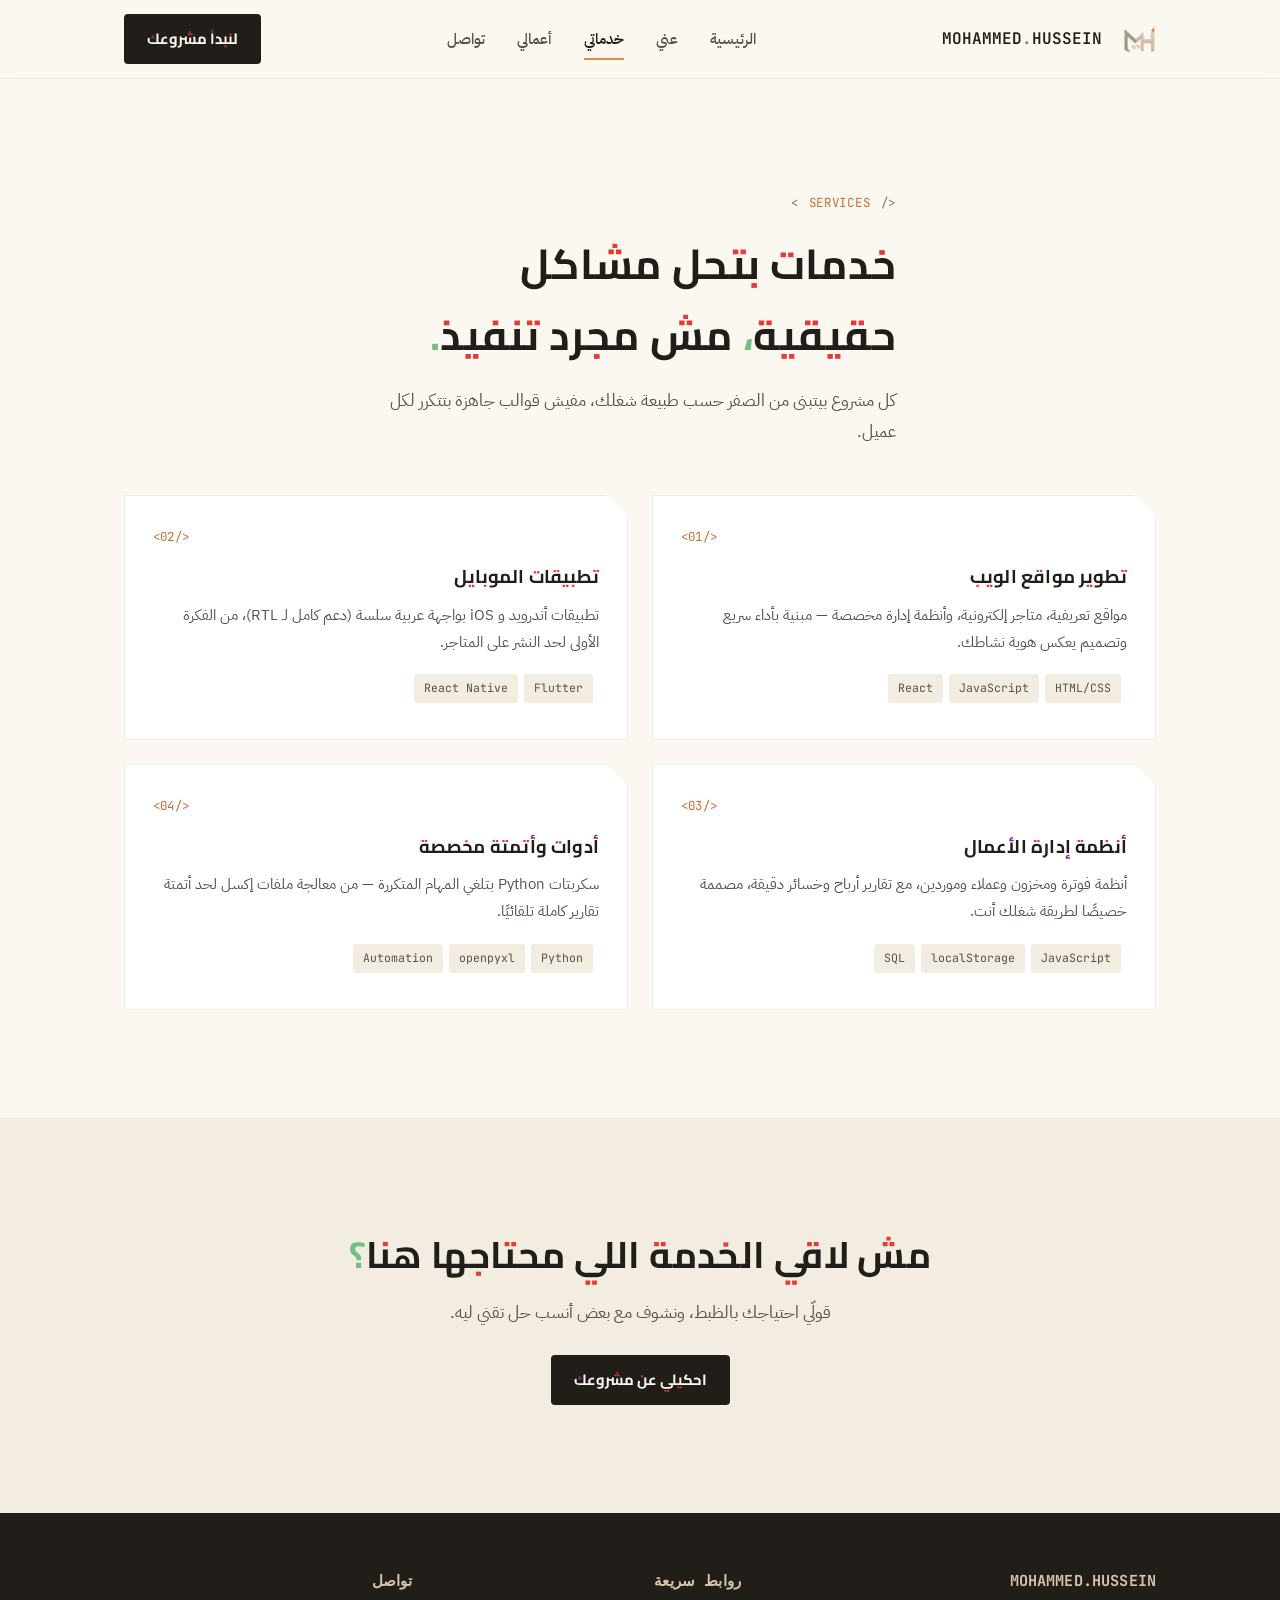
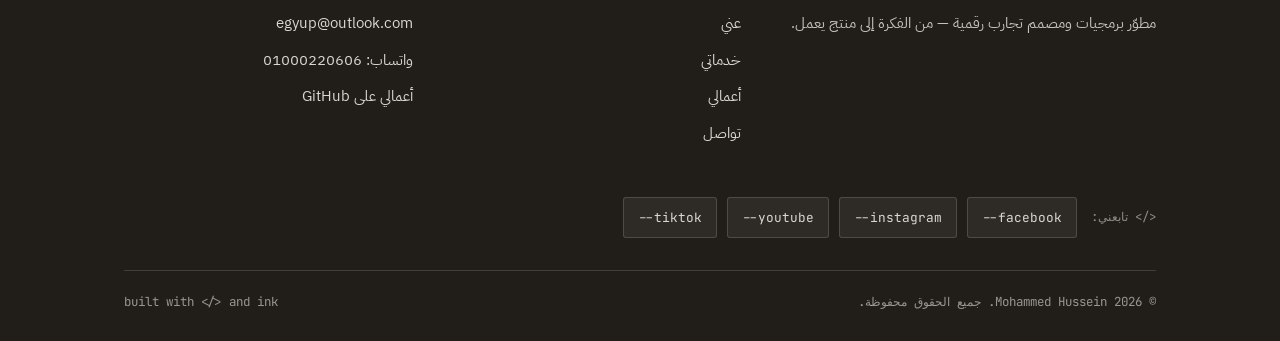
<file: services.html>
<!DOCTYPE html>
<html lang="ar" dir="rtl">
<head>
<meta charset="UTF-8">
<meta name="viewport" content="width=device-width, initial-scale=1.0">
<title>خدماتي — محمد حسين</title>
<link rel="icon" href="favicon.ico" sizes="any">
<link rel="icon" type="image/png" sizes="32x32" href="favicon-32x32.png">
<link rel="icon" type="image/png" sizes="192x192" href="favicon-192x192.png">
<link rel="apple-touch-icon" href="apple-touch-icon.png">
<link rel="stylesheet" href="style.css">
</head>
<body data-page="services">

<header class="site">
  <div class="wrap nav">
    <a href="index.html" class="brand">
      <img src="logo-mark.png" alt="شعار محمد حسين">
      <span class="brand-name">MOHAMMED<span>.</span>HUSSEIN</span>
    </a>
    <nav class="links">
      <a href="index.html" data-page="home">الرئيسية</a>
      <a href="about.html" data-page="about">عني</a>
      <a href="services.html" data-page="services">خدماتي</a>
      <a href="portfolio.html" data-page="portfolio">أعمالي</a>
      <a href="contact.html" data-page="contact">تواصل</a>
    </nav>
    <a href="contact.html" class="btn btn-primary">لنبدأ مشروعك</a>
    <button class="nav-toggle" aria-label="فتح القائمة"><span></span><span></span><span></span></button>
  </div>
</header>

<section>
  <div class="wrap section-head reveal">
    <div class="eyebrow">SERVICES</div>
    <h1 style="font-size:clamp(1.9rem,4vw,2.6rem);">خدمات بتحل مشاكل حقيقية، مش مجرد تنفيذ.</h1>
    <p style="font-size:1.05rem; margin-top:16px; max-width:600px;">كل مشروع بيتبنى من الصفر حسب طبيعة شغلك، مفيش قوالب جاهزة بتتكرر لكل عميل.</p>
  </div>

  <div class="wrap reveal grid-2">

    <div class="card">
      <div class="mono" style="color:var(--ember-dark); font-size:0.78rem; margin-bottom:14px;">&lt;01/&gt;</div>
      <h3>تطوير مواقع الويب</h3>
      <p style="font-size:0.95rem; margin:10px 0 16px;">
        مواقع تعريفية، متاجر إلكترونية، وأنظمة إدارة مخصصة — مبنية بأداء سريع وتصميم يعكس هوية نشاطك.
      </p>
      <span class="tag">HTML/CSS</span><span class="tag">JavaScript</span><span class="tag">React</span>
    </div>

    <div class="card">
      <div class="mono" style="color:var(--ember-dark); font-size:0.78rem; margin-bottom:14px;">&lt;02/&gt;</div>
      <h3>تطبيقات الموبايل</h3>
      <p style="font-size:0.95rem; margin:10px 0 16px;">
        تطبيقات أندرويد و iOS بواجهة عربية سلسة (دعم كامل لـ RTL)، من الفكرة الأولى لحد النشر على المتاجر.
      </p>
      <span class="tag">Flutter</span><span class="tag">React Native</span>
    </div>

    <div class="card">
      <div class="mono" style="color:var(--ember-dark); font-size:0.78rem; margin-bottom:14px;">&lt;03/&gt;</div>
      <h3>أنظمة إدارة الأعمال</h3>
      <p style="font-size:0.95rem; margin:10px 0 16px;">
        أنظمة فوترة ومخزون وعملاء وموردين، مع تقارير أرباح وخسائر دقيقة، مصممة خصيصًا لطريقة شغلك أنت.
      </p>
      <span class="tag">JavaScript</span><span class="tag">localStorage</span><span class="tag">SQL</span>
    </div>

    <div class="card">
      <div class="mono" style="color:var(--ember-dark); font-size:0.78rem; margin-bottom:14px;">&lt;04/&gt;</div>
      <h3>أدوات وأتمتة مخصصة</h3>
      <p style="font-size:0.95rem; margin:10px 0 16px;">
        سكربتات Python بتلغي المهام المتكررة — من معالجة ملفات إكسل لحد أتمتة تقارير كاملة تلقائيًا.
      </p>
      <span class="tag">Python</span><span class="tag">openpyxl</span><span class="tag">Automation</span>
    </div>

  </div>
</section>

<section class="section-alt">
  <div class="wrap reveal" style="text-align:center;">
    <h2>مش لاقي الخدمة اللي محتاجها هنا؟</h2>
    <p style="max-width:480px; margin:14px auto 26px;">قولّي احتياجك بالظبط، ونشوف مع بعض أنسب حل تقني ليه.</p>
    <a href="contact.html" class="btn btn-primary">احكيلي عن مشروعك</a>
  </div>
</section>

<footer class="site">
  <div class="wrap">
    <div class="footer-grid">
      <div>
        <h3>MOHAMMED.HUSSEIN</h3>
        <p>مطوّر برمجيات ومصمم تجارب رقمية — من الفكرة إلى منتج يعمل.</p>
      </div>
      <div>
        <h3>روابط سريعة</h3>
        <a href="about.html">عني</a>
        <a href="services.html">خدماتي</a>
        <a href="portfolio.html">أعمالي</a>
        <a href="contact.html">تواصل</a>
      </div>
      <div>
        <h3>تواصل</h3>
        <a href="mailto:egyup@outlook.com">egyup@outlook.com</a>
        <a href="https://wa.me/201000220606" target="_blank" rel="noopener">واتساب: 01000220606</a>
        <a href="https://github.com/iegy" target="_blank" rel="noopener">أعمالي على GitHub</a>
      </div>
    </div>

    <div class="social-row">
      <span class="social-label">&lt;/&gt; تابعني:</span>
      <a class="social-chip" href="https://www.facebook.com/iegy.net" target="_blank" rel="noopener">--facebook</a>
      <a class="social-chip" href="https://www.instagram.com/iegyup" target="_blank" rel="noopener">--instagram</a>
      <a class="social-chip" href="https://youtube.com/@iegy" target="_blank" rel="noopener">--youtube</a>
      <a class="social-chip" href="https://tiktok.com/@moegyup" target="_blank" rel="noopener">--tiktok</a>
    </div>

    <div class="footer-bottom">
      <span>© 2026 Mohammed Hussein. جميع الحقوق محفوظة.</span>
      <span>built with &lt;/&gt; and ink</span>
    </div>
  </div>
</footer>

<script src="script.js"></script>
</body>
</html>
</file>
<file: style.css>
/* ============================================================
   MOHAMMED HUSSEIN — Developer / Designer / Problem Solver
   Design tokens derived from the logo: cream paper, sage green,
   sand tan, ember orange, ink text. Papercraft + code aesthetic.
   ============================================================ */

@import url('https://fonts.googleapis.com/css2?family=IBM+Plex+Sans+Arabic:wght@400;500;600;700&family=JetBrains+Mono:wght@400;500;600;700&display=swap');

@font-face{
  font-family: 'Cairo Play';
  src: url('CairoPlay-Bold.ttf') format('truetype');
  font-weight: 700;
  font-style: normal;
  font-display: swap;
}

:root{
  /* ---- palette, sampled from the logo artwork ---- */
  --cream:        #FBF7F1;
  --cream-deep:   #F3ECE1;
  --paper:        #FFFFFF;
  --ink:          #211E1A;
  --ink-soft:     #55524B;
  --sage:         #9DA287;
  --sage-dark:    #767C63;
  --sand:         #D6C3A9;
  --sand-dark:    #B69C77;
  --ember:        #E4894B;
  --ember-dark:   #C96F35;

  /* ---- type ---- */
  --font-ar:      'IBM Plex Sans Arabic', sans-serif;
  --font-ar-disp: 'Cairo Play', var(--font-ar);
  --font-mono:    'JetBrains Mono', monospace;

  /* ---- rhythm ---- */
  --radius: 4px;
  --cut: 22px; /* the clipped "folded paper" corner */
  --gutter: clamp(20px, 5vw, 64px);
  --maxw: 1160px;
}

*{ box-sizing: border-box; }
html{ scroll-behavior: smooth; }

body{
  margin: 0;
  background: var(--cream);
  color: var(--ink);
  font-family: var(--font-ar);
  font-size: 17px;
  line-height: 1.8;
  -webkit-font-smoothing: antialiased;
}

img{ max-width: 100%; display: block; }
a{ color: inherit; text-decoration: none; }

.wrap{
  max-width: var(--maxw);
  margin: 0 auto;
  padding-inline: var(--gutter);
}

/* ---------------------------------------------------------
   type scale
--------------------------------------------------------- */
h1,h2,h3{ margin: 0; font-weight: 700; letter-spacing: 0.01em; font-family: var(--font-ar-disp); }
h1{ font-size: clamp(2.2rem, 5vw, 3.6rem); line-height: 1.7; }
h2{ font-size: clamp(1.6rem, 3vw, 2.3rem); line-height: 1.6; }
h3{ font-size: 1.15rem; line-height: 1.6; }
p{ margin: 0 0 1em; color: var(--ink-soft); }

.mono{
  font-family: var(--font-mono);
  letter-spacing: 0.02em;
  direction: ltr;
  unicode-bidi: isolate;
}

.eyebrow{
  display: inline-flex;
  align-items: center;
  gap: 10px;
  font-family: var(--font-mono);
  font-size: 0.78rem;
  letter-spacing: 0.06em;
  color: var(--ember-dark);
  text-transform: uppercase;
  margin-bottom: 14px;
  direction: ltr;
}
.eyebrow::before{ content: "<"; color: var(--sage-dark); }
.eyebrow::after{ content: "/>"; color: var(--sage-dark); }

/* ---------------------------------------------------------
   header / nav
--------------------------------------------------------- */
header.site{
  position: sticky;
  top: 0;
  z-index: 50;
  background: rgba(251,247,241,0.9);
  backdrop-filter: blur(8px);
  border-bottom: 1px solid rgba(33,30,26,0.08);
}
.nav{
  display: flex;
  align-items: center;
  justify-content: space-between;
  padding-block: 14px;
}
.brand{
  display: flex;
  align-items: center;
  gap: 12px;
}
.brand img{ width: 42px; height: 42px; object-fit: contain; }
.brand-name{
  font-family: var(--font-mono);
  font-weight: 600;
  font-size: 1rem;
  color: var(--ink);
}

.brand-name span{ color: var(--ember-dark); }

nav.links{
  display: flex;
  gap: 32px;
  font-size: 0.95rem;
  font-weight: 500;
}
nav.links a{
  position: relative;
  padding-block: 4px;
  color: var(--ink-soft);
  transition: color .2s ease;
}
nav.links a:hover, nav.links a.active{ color: var(--ink); }
nav.links a.active::after{
  content: "";
  position: absolute;
  right: 0; left: 0; bottom: -3px;
  height: 2px;
  background: var(--ember);
}

.btn{
  display: inline-flex;
  align-items: center;
  gap: 8px;
  padding: 11px 22px;
  font-family: var(--font-ar-disp);
  font-size: 0.92rem;
  font-weight: 700;
  border-radius: var(--radius);
  border: 1px solid transparent;
  cursor: pointer;
  transition: transform .18s ease, box-shadow .18s ease, background .18s ease;
}
.btn-primary{
  background: var(--ink);
  color: var(--cream);
}
.btn-primary:hover{ background: var(--ember-dark); transform: translateY(-2px); }
.btn-outline{
  border-color: var(--ink);
  color: var(--ink);
}
.btn-outline:hover{ background: var(--ink); color: var(--cream); transform: translateY(-2px); }

.nav-toggle{
  display: none;
  flex-direction: column;
  gap: 5px;
  background: none;
  border: none;
  cursor: pointer;
  padding: 6px;
}
.nav-toggle span{ width: 22px; height: 2px; background: var(--ink); }

/* ---------------------------------------------------------
   signature: the clipped "folded corner" card
--------------------------------------------------------- */
.card{
  background: var(--paper);
  border: 1px solid rgba(33,30,26,0.08);
  clip-path: polygon(0 0, calc(100% - var(--cut)) 0, 100% var(--cut), 100% 100%, 0 100%);
  padding: 30px 28px;
  transition: transform .25s ease, box-shadow .25s ease;
}
.card:hover{
  transform: translateY(-4px);
  box-shadow: 0 18px 40px -22px rgba(33,30,26,0.35);
}

.tag{
  display: inline-block;
  font-family: var(--font-mono);
  font-size: 0.72rem;
  padding: 4px 10px;
  border-radius: 3px;
  background: var(--cream-deep);
  color: var(--ink-soft);
  margin-inline-end: 6px;
  margin-bottom: 6px;
  direction: ltr;
}

/* ---------------------------------------------------------
   section rhythm
--------------------------------------------------------- */
section{ padding-block: clamp(56px, 9vw, 108px); }
.section-alt{ background: var(--cream-deep); }

.section-head{ max-width: 640px; margin-bottom: 48px; }

.divider{
  display: flex;
  align-items: center;
  gap: 14px;
  font-family: var(--font-ar-disp);
  color: var(--sand-dark);
  font-size: 0.85rem;
  margin: 48px 0;
}
.divider::before, .divider::after{
  content: "";
  flex: 1;
  height: 1px;
  background: repeating-linear-gradient(to right, var(--sand-dark) 0 6px, transparent 6px 11px);
}

/* ---------------------------------------------------------
   footer
--------------------------------------------------------- */
footer.site{
  background: var(--ink);
  color: var(--cream);
  padding-block: 56px 28px;
}
footer.site a{ color: var(--cream); opacity: .85; }
footer.site a:hover{ opacity: 1; text-decoration: underline; }
.footer-grid{
  display: grid;
  grid-template-columns: 1.3fr 1fr 1fr;
  gap: 40px;
  margin-bottom: 40px;
}
.footer-grid h3{ color: var(--sand); font-size: .95rem; margin-bottom: 16px; font-family: var(--font-mono); }
.footer-grid p, .footer-grid a{ color: rgba(251,247,241,0.75); font-size: .93rem; display:block; margin-bottom: 10px;}
.footer-bottom{
  border-top: 1px solid rgba(251,247,241,0.15);
  padding-top: 20px;
  display: flex;
  justify-content: space-between;
  flex-wrap: wrap;
  gap: 10px;
  font-family: var(--font-mono);
  font-size: 0.78rem;
  color: rgba(251,247,241,0.55);
}

/* ---------------------------------------------------------
   layout grids (responsive utility classes)
--------------------------------------------------------- */
.hero-split{ display:grid; grid-template-columns: 1.1fr 0.9fr; gap:56px; align-items:center; }
.about-split{ display:grid; grid-template-columns: 0.85fr 1.15fr; gap:56px; align-items:center; }
.contact-split{ display:grid; grid-template-columns: 1fr 1.2fr; gap:56px; }
.grid-2{ display:grid; grid-template-columns: repeat(2,1fr); gap:24px; }
.grid-3{ display:grid; grid-template-columns: repeat(3,1fr); gap:24px; }
.grid-4{ display:grid; grid-template-columns: repeat(4,1fr); gap:22px; }
.project-row{ display:grid; grid-template-columns: auto 1fr; gap:28px; align-items:start; }

@media (max-width: 900px){
  .grid-4{ grid-template-columns: repeat(2,1fr); }
}

@media (max-width: 760px){
  .hero-split, .about-split, .contact-split,
  .grid-2, .grid-3, .grid-4, .project-row{
    grid-template-columns: 1fr;
    gap: 28px;
  }
  .project-row{ gap: 10px; }
}

/* ---------------------------------------------------------
   footer social chips
--------------------------------------------------------- */
.social-row{
  display: flex;
  align-items: center;
  gap: 10px;
  flex-wrap: wrap;
  margin-bottom: 32px;
}
.social-label{
  font-family: var(--font-mono);
  font-size: 0.78rem;
  color: rgba(251,247,241,0.5);
  margin-inline-end: 4px;
}
.social-chip{
  font-family: var(--font-mono);
  font-size: 0.8rem;
  padding: 8px 14px;
  border-radius: 3px;
  background: rgba(251,247,241,0.07);
  border: 1px solid rgba(251,247,241,0.18);
  color: var(--cream);
  transition: background .2s ease, border-color .2s ease, transform .2s ease, color .2s ease;
  direction: ltr;
}
.social-chip:hover{
  background: var(--ember);
  border-color: var(--ember);
  color: var(--ink);
  transform: translateY(-2px);
  text-decoration: none;
}

/* ---------------------------------------------------------
   reveal on scroll
--------------------------------------------------------- */
.reveal{ opacity: 0; transform: translateY(18px); transition: opacity .6s ease, transform .6s ease; }
.reveal.in{ opacity: 1; transform: translateY(0); }

@media (prefers-reduced-motion: reduce){
  .reveal{ opacity: 1; transform: none; transition: none; }
  html{ scroll-behavior: auto; }
}

/* ---------------------------------------------------------
   responsive
--------------------------------------------------------- */
@media (max-width: 860px){
  .footer-grid{ grid-template-columns: 1fr; }
}

@media (max-width: 760px){
  nav.links{
    position: fixed;
    inset-inline: 0;
    top: 70px;
    background: var(--cream);
    flex-direction: column;
    padding: 24px var(--gutter);
    gap: 20px;
    border-bottom: 1px solid rgba(33,30,26,0.08);
    transform: translateY(-130%);
    transition: transform .3s ease;
  }
  nav.links.open{ transform: translateY(0); }
  .nav-toggle{ display: flex; }
  .nav .btn-primary{ display: none; }
}
</file>
